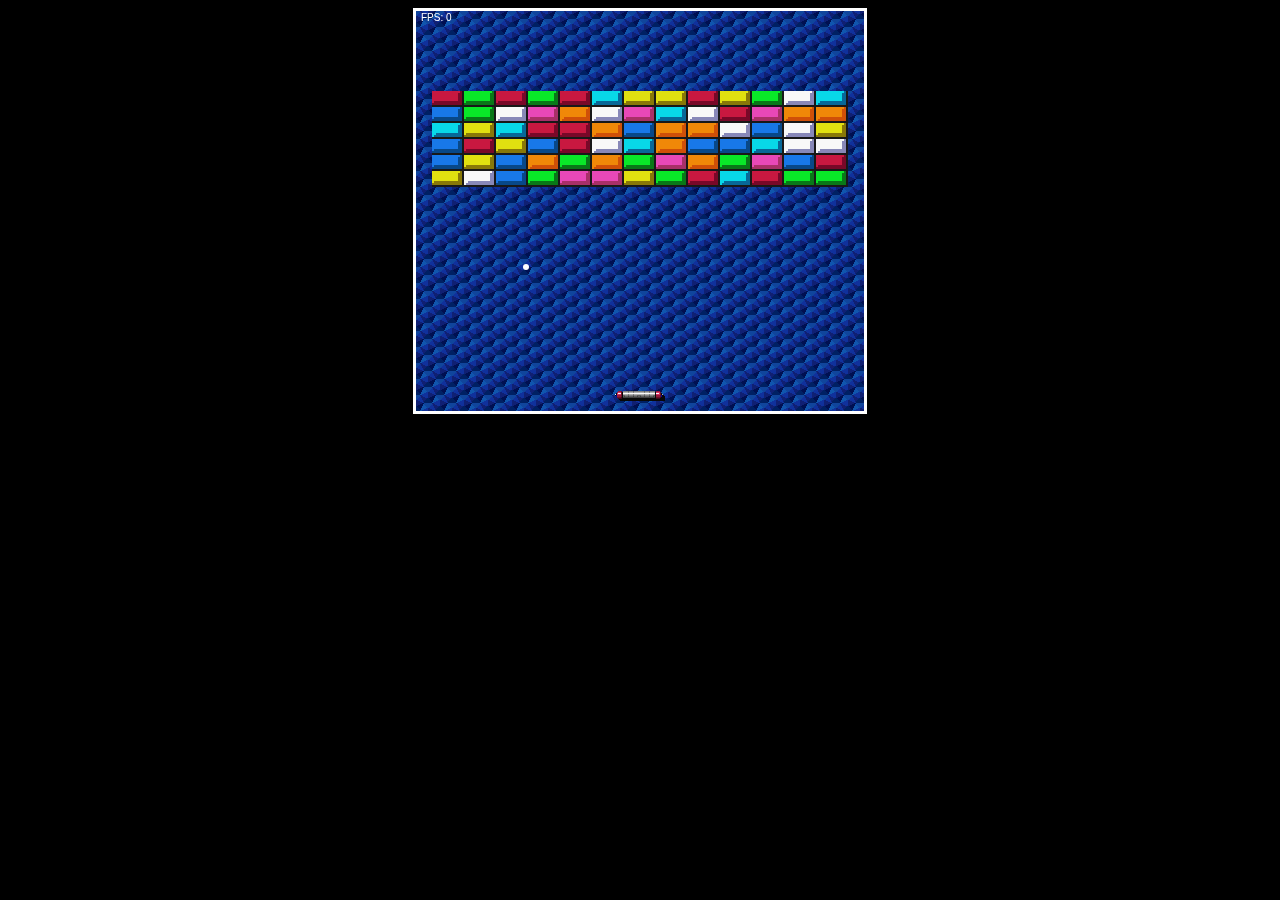
<file: ArkanoidGame/index.html>
<!DOCTYPE html>
<html lang="en">
<head>
    <meta charset="UTF-8">
    <meta name="viewport" content="width=device-width, initial-scale=1.0">
    <title>Arkanoid Game</title>
    
    <link rel="stylesheet" href="estilos.css">

</head>
<body>
    <canvas width="300" height="200"></canvas>

    <img hidden id="sprite" src="./src/images/sprite.png" alt="Sprite Arkanoid">
    <img hidden id="bricks" src="./src/images/bricks.png" alt="Sprite Bricks Arkanoid">
    
    <script src="script.js"></script>

</body>
</html>
</file>
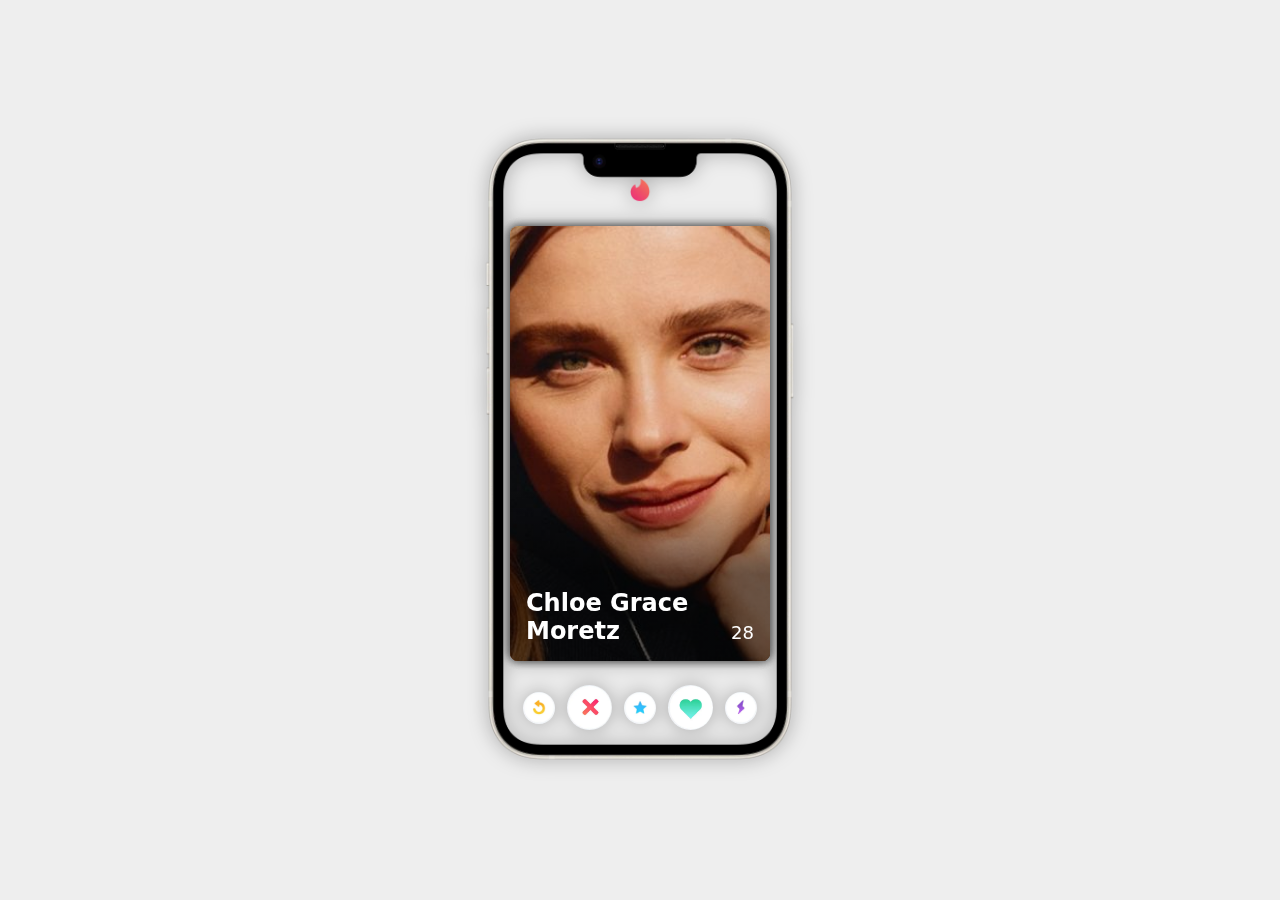
<file: EfectoTinder/index.html>
<!DOCTYPE html>
<html lang="en">
<head>
    <meta charset="UTF-8">
    <meta name="viewport" content="width=device-width, initial-scale=1.0">
    <title>Efecto Tinder</title>
    <style>
        /* Reset/normalización básica CSS */
        *, *::before, *::after {
            margin: 0;
            padding: 0;
            box-sizing: border-box;
        }

        body {
            font-family: system-ui, -apple-system, BlinkMacSystemFont, 
            'Segoe UI', Roboto, Oxygen, Ubuntu, Cantarell, 'Open Sans', 
            'Helvetica Neue', sans-serif;
            display: grid;
            place-content: center;
            min-height: 100vh;
            overflow: hidden;
            user-select: none;
            background-color: #eee;
        }

        main {
            background: url('./src/imagenes/iphone.webp') no-repeat;
            width: 320px;
            height: 640px;
            background-size: contain;
            display: flex;
            filter: drop-shadow(0 0 10px rgba(0, 0, 0, 0.3));
        }

        section {
            width: 100%;
            border-radius: 32px;
            display: flex;
            gap: 24px;
            flex-direction: column;
            overflow: hidden;
            position: relative;
            padding: 16px 6px;
            margin: 24px;
        }

        header {
            display: flex;
            justify-content: center;
            padding: 8px 0px 0px;

            & img {
                width: 24px;
                height: 24px;
            }
        }

        footer {
            display: grid;
            grid-template-columns: repeat(5, 1fr);
            gap: 12px;
            padding: 0px 24px;
            justify-content: center;
            align-items: center;

            & button {
                background: url('./src/imagenes/tinder-icons.webp') no-repeat;
                background-position: 0px 0px;
                background-size: 175px;
                height: 32px;
                width: 32px;
                border-radius: 50%;
                border: 0;
                cursor: pointer;
                transition: scale .3s ease;

                &:hover {
                    scale: 1.4;
                }

                &.is-big {
                    background-size: 252px;
                    width: 45px;
                    height: 45px;
                }

                &.is-undo {
                    background-position: -142px 0;
                }

                &.is-remove {
                    background-position: -153px 0;
                }

                &.is-fav {
                    background-position: -51px 0;
                }

                &.is-star {
                    background-position: -71px 0;
                }
            }
        }

        .cards {
            position: relative;
            width: 100%;
            height: 100%;
            margin: 0 auto;
        
            & > span {
                display: grid;
                place-content: center;
                color: #777;
                font-size: 14px;
                text-align: center;
                height: 100%;
                z-index: -1;
            }

            & article {
                border-radius: 8px;
                box-shadow: 0 0 10px rgba(0, 0, 0, 0.3);
                cursor: grab;
                overflow: hidden;
                position: absolute;
                inset: 0;
                width: 100%;
                height: 100%;
                z-index: 2;

                &.go-left {
                    transform: translateX(-150%) rotate(-30deg) !important;
                }

                &.go-right {
                    transform: translateX(150%) rotate(30deg) !important;
                }

                &.go-left,
                &.go-right {
                    transition: transform .3s ease, rotate .3s ease;
                }

                &.reset {
                    transition: transform .3s ease;
                    transform: translateX(0) !important;
                }

                & .choice {
                    border-radius: 8px;
                    color: black;
                    border: 4px solid;
                    z-index: 9999;
                    position: absolute;
                    top: 32px;
                    right: 16px;
                    opacity: 0;
                    padding: 4px 8px;
                    font-size: 24px;
                    font-weight: bold;
                    text-shadow: 0 0 10px rgba(0, 0, 0, 0.3);
                    width: fit-content;

                    &.nope {
                        border-color: #ff6e63;
                        color: #ff6e63;
                        transform: rotate(30deg);
                    }

                    &.like {
                        border-color: #63ff68;
                        color: #63ff68;
                        left: 16px;
                        transform: rotate(-30deg);
                    }
                }

                & img {
                    width: 100%;
                    height: 100%;
                    object-fit: cover;
                }

                & h2 {
                    color: white;
                    position: absolute;
                    inset: 0;
                    display: flex;
                    align-items: last baseline;
                    height: 100%;
                    width: 100%;
                    padding: 16px;
                    z-index: 3;
                    background: linear-gradient(to top,
                        #00000088 20%,
                        transparent 40%);
                }

                & span {
                    margin-left: 6px;
                    font-size: 18px;
                    font-weight: 400;
                }
            }
        }
    </style>

</head>
<body>
    <main>
        <section>
            <header>
                <img src="./src/imagenes/tinder-logo.webp" alt="Logo Tinder">
            </header>

            <div class="cards">
                <article>
                    <img src="./src/imagenes/melissa-1.jpg" alt="Melissa Robles, Hermosa Mujer">
                    <h2>Melissa Robles <span>36</span></h2>
                    <div class="choice nope">NOPE</div>
                    <div class="choice like">LIKE</div>
                </article>

                <article>
                    <img src="src/imagenes/melissa.jpg" alt="Chloe Moretz, Hermosa Mujer">
                    <h2>Melissa Robles <span>36</span></h2>
                    <div class="choice nope">NOPE</div>
                    <div class="choice like">LIKE</div>
                </article>

                <article>
                    <img src="./src/imagenes/chloe-grace.jpg" alt="Chloe Grace Moretz">
                    <h2>Chloe Grace Moretz <span>28</span></h2>
                    <div class="choice nope">NOPE</div>
                    <div class="choice like">LIKE</div>
                </article>
                
                <span>
                    No hay más personas cerca de ti...<br>
                    Vuele a intentarlo más tarde.
                </span>
            </div>

            <footer>
                <button class="is-undo" aria-label="undo"></button>
                <button class="is-remove is-big" aria-label="remove"></button>
                <button class="is-star" aria-label="star"></button>
                <button class="is-fav is-big" aria-label="fav"></button>
                <button class="is-zap" aria-label="zap"></button>
            </footer>
        </section>
    </main>

    <script>
        // JavaScript code will go here
        const DECISION_THRESHOLD = 75

        let isAnimating = false
        let pullDeltaX = 0

        function startDrag(event) {
            if (isAnimating)
                return

                // get the first article element
                const actualCard = event.target.closest('article')
                if (!actualCard)
                    return

                // get initial position of mouse or finger
                const startX = event.pageX ?? event.touches[0].pageX

                // listen the mouse and touch movements
                document.addEventListener('mousemove', onMove)
                document.addEventListener('mouseup', onEnd)

                document.addEventListener('touchmove', onMove, { passive: true })
                document.addEventListener('touchend', onEnd, { passive: true })

                function onMove(event) {
                    // current position of mouse or finger
                    const currentX = event.pageX ?? event.touches[0].pageX

                    // the distance between the initial and current position
                    pullDeltaX = currentX - startX

                    // there is no distance traveled in X axis
                    if (pullDeltaX === 0)
                        return

                    // change the flag to indicate we are animating
                    isAnimating = true

                    // calculate the rotation of the card using the distance
                    const deg = pullDeltaX / 14

                    // apply the transformation to the card
                    actualCard.style.transform = `translateX(${pullDeltaX}px) rotate(${deg}deg)`

                    // apply the transformation to the card
                    actualCard.style.cursor = 'grabbing'

                    // change opacity of the choice info
                    const opacity = Math.abs(pullDeltaX) / 100
                    const isRight = pullDeltaX > 0

                    const choiceEl = isRight
                        ? actualCard.querySelector('.choice.like')
                        : actualCard.querySelector('.choice.nope')

                    choiceEl.style.opacity = opacity
                }

                function onEnd(event) {
                    // remove the event listeners
                    document.removeEventListener('mousemove', onMove)
                    document.removeEventListener('mouseup', onEnd)
                    document.removeEventListener('touchmove', onMove)
                    document.removeEventListener('touchend', onEnd)

                    // saber si el usuario tomo una decisión
                    const decisionMade =  Math.abs(pullDeltaX) >= DECISION_THRESHOLD

                    if (decisionMade) {
                        const goRight = pullDeltaX >= 0

                        // add class according to the decision
                        actualCard.classList.add(goRight ? 'go-right' : 'go-left')
                        actualCard.addEventListener('transitionend', () => {
                            actualCard.remove()
                        })
                    } else {
                        actualCard.classList.add('reset')
                        actualCard.classList.remove('go-right', 'go-left')

                        actualCard.querySelectorAll('.choice').forEach(el => {
                            el.style.opacity = 0
                        })
                    }

                    // reset the variables
                    actualCard.addEventListener('transitionend', () => {
                        actualCard.removeAttribute('style')
                        actualCard.classList.remove('reset')
                    
                        pullDeltaX = 0
                        isAnimating = false
                    })

                    // reset the choice info opacity
                    actualCard.querySelectorAll('.choice').forEach(el =>
                        (el.style.opacity = 0))
                }
        }

        document.addEventListener('mousedown', startDrag)
        document.addEventListener('touchstart', startDrag, { passive: true })
    </script>
</body>
</html>
</file>
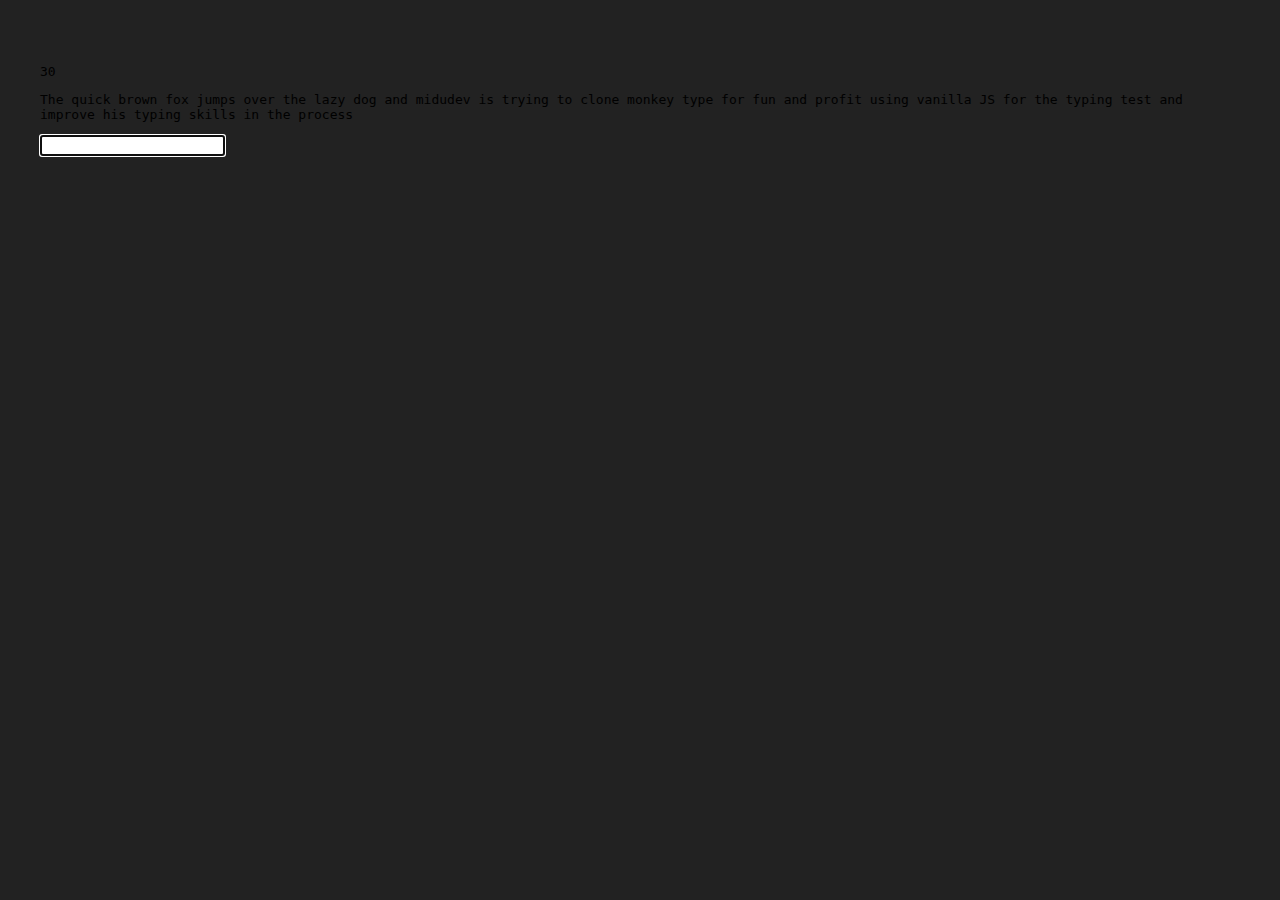
<file: Mecanografia/index.html>
<!DOCTYPE html>
<html lang="es">
<head>
    <meta charset="UTF-8">
    <meta name="viewport" content="width=device-width, initial-scale=1.0">
    <title>Reto de Mecanografía</title>

    <style>
        :root {
            color-scheme: light dark;
            --green: #00b755;
            --yellow: #daaf38;
            --red: #ca4754;
            --black: #222;
            --gray: #999;
        }

        body {
            background: var(--black);
            font-family: monospace;
            display: grid;
            padding: 32px;
            justify-content: center;
            margin-top: 32px;
        }
    </style>
</head>
<body>
    <main>
        <section>
            <time></time>
            <p></p>
            <input autofocus>
        </section>
    </main>

    <script>
        const $time = document.querySelector('time')
        const $p = document.querySelector('p')
        const $input = document.querySelector('input')

        const INITIAL_TIME = 30

        const TEXT = 'The quick brown fox jumps over the lazy dog and midudev' + 
        ' is trying to clone monkey type for fun and profit using vanilla JS for' +
        ' the typing test and improve his typing skills in the process'

        let words = []
        let currentTime = INITIAL_TIME

        initGame()

        function initGame() {
            words = TEXT.split(' ')
            currentTime = INITIAL_TIME

            $time.textContent = currentTime

            $p.innerHTML = words.map((word, index) => {
                const letters = word.split('')

                return `<x-word>
                    ${letters
                        .map(letter => `<x-letter>${letter}</x-letter>`)
                        .join('')
                    }
                </x-word>`
            }).join('')
        }

    </script>
</body>
</html>
</file>
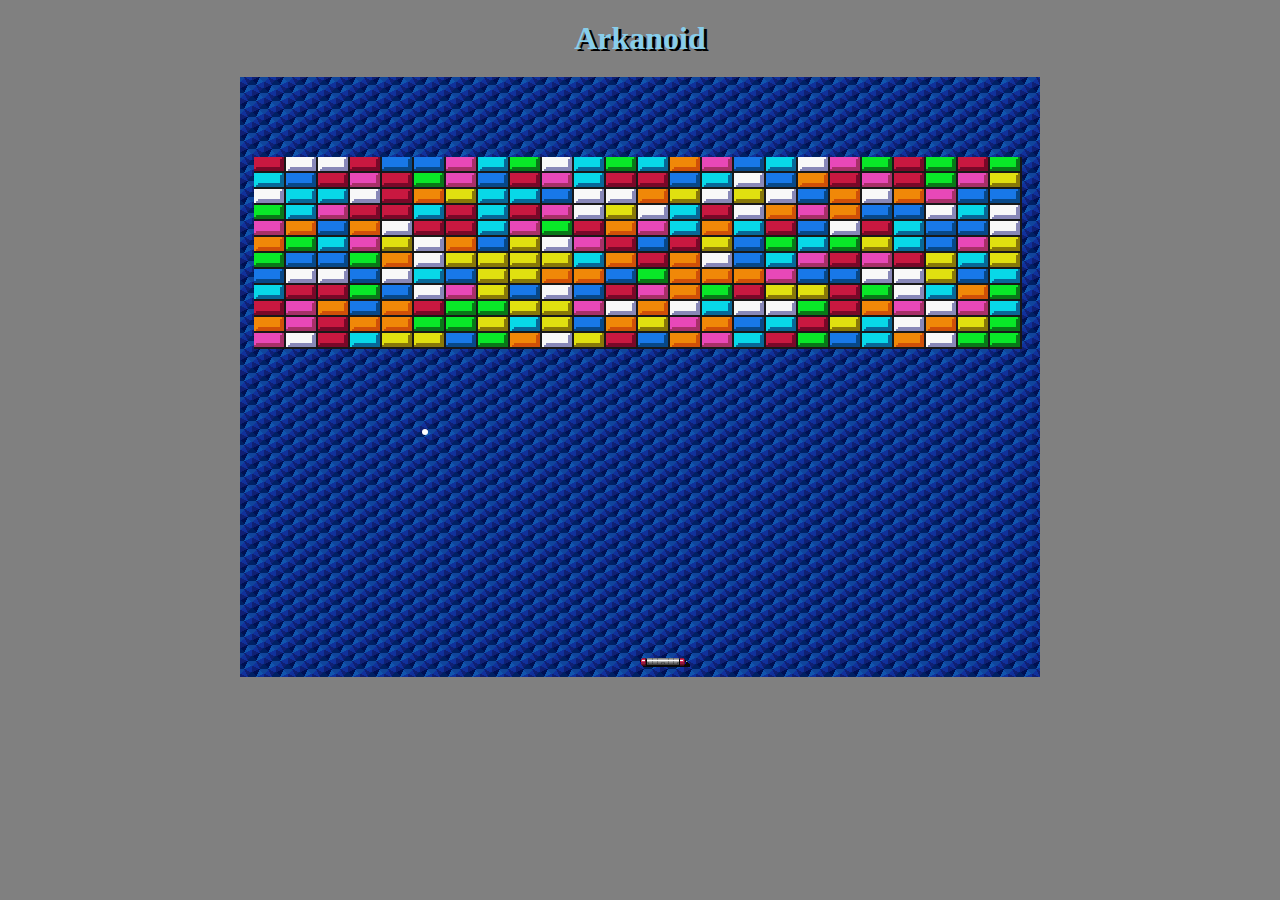
<file: ArkanoidGame/index2.html>
<!DOCTYPE html>
<html lang="en">
<head>
    <meta charset="UTF-8">
    <meta name="viewport" content="width=device-width, initial-scale=1.0">
    <title>Document</title>

    <style>
        body {
            background-color: gray;
        }
        
        canvas {
            display: block;
            margin: auto;
            background: url('./src/images/bkg.png') repeat;
        }

        h1 {
            color: skyblue;
            text-shadow: 3px 2px black;
            padding: 10px;
            margin: 10px auto;
            width: 50%;
            text-align: center;
        }
    </style>
</head>
<body>

    <h1>Arkanoid</h1>
    <canvas></canvas>

    <img id="sprite" hidden src="./src/images/sprite.png" alt="Sprite Arakanoid">
    <img id="bricks" hidden src="./src/images/bricks.png" alt="Sprite Bricks Arakanoid">

    <script>
        // VARIABLES DEL JUEGO

        // Constantes para seleccionar el canvas y su contexto
        const canvas = document.querySelector('canvas')
        const ctx =  canvas.getContext('2d')

        const $sprite = document.getElementById('sprite')
        const $bricks = document.getElementById('bricks')

        // Definimos el tamanio del canvas
        canvas.width = 800
        canvas.height = 600

        // Variable de fin de juego
        let gameOver = false

        // Variables de la pelota
        let x = canvas.width / 2
        let y = canvas.height - 30

        let dx = -5
        let dy = -5

        const ballRadius = 3

        // Variables de la paleta
        let paddleX = canvas.width/2
        let paddleY = canvas.height - 20

        const paddleWidth = 50
        const paddleHeight = 10

        let rightPressed = false
        let leftPressed = false

        // Sensibilidad de la paleta
        const PADDLE_SENSITIVITY = 8

        // Variables de los ladrillos
        const brickRowCount = 12
        const brickColumnCount = 24
        const brickWidth = 32
        const brickHeight = 16
        const brickPadding = 0
        const brickOffsetTop = 80
        const brickOffsetLeft = 14
        const bricks = []

        // Objeto para representar el estatus del ladrillo
        const BRICK_STATUS = {
            ACTIVE: 1,
            DESTROYED: 0
        }

        // Ciclos para crear una matriz con los ladrillos
        for (let c = 0; c < brickColumnCount; c ++) {
            bricks[c] = [] // array vacio
            for (let r = 0; r < brickRowCount; r++) {
                // Posicion del ladrillo en X
                const brickX = c * (brickWidth + brickPadding) + brickOffsetLeft
                // Posicion del ladrillo en Y
                const brickY = r * (brickHeight + brickPadding) + brickOffsetTop
                // Obtener el color del ladriloo de manera aleatorio
                const random = Math.floor(Math.random() * 8)

                // Objeto con los datos del ladrillo
                bricks[c][r] = {
                    x: brickX,
                    y: brickY,
                    status: BRICK_STATUS.ACTIVE,
                    color: random
                }
            }
        }
        

        // Dibujar la pelota
        function drawBall() {
            ctx.beginPath()
            ctx.arc(x, y, ballRadius, 0, Math.PI * 2)
            ctx.fillStyle = 'white'
            ctx.fill()
            ctx.closePath()
        }

        // Dibujar la paleta
        function drawPaddle() {
            ctx.drawImage(
                $sprite, // Imagen
                30, // Coordenada  x de inicio de recorte de imagen
                173, // Coordenada y de inicio de recorte de imagen
                paddleWidth, // Tamanio del recorte en x
                paddleHeight, // Tamanio del recorte en y
                paddleX, // Posicion x de la imagen en el canvas
                paddleY, // Posicion y de la imagen en el canvas
                paddleWidth, // Ancho del dibujo
                paddleHeight // Alto del dibujo
            )
        }

        // Dibujar los ladrillos
        function drawBricks() {
            // Acceder a la matriz con los ladrillos
            for (let c = 0; c < brickColumnCount; c++) {
                for (let r = 0; r < brickRowCount; r ++) {
                    // Obtener el ladrillo actual
                    const currentBrick = bricks[c][r]
                    if (currentBrick.status === BRICK_STATUS.DESTROYED)
                        continue
                
                    // Obtenemos el valor del ladrillo a dibujar (color)
                    const clipX = currentBrick.color * 32

                    // Dibujamos el ladrillo
                    ctx.drawImage(
                        $bricks,
                        clipX,
                        0,
                        32,
                        16,
                        currentBrick.x,
                        currentBrick.y,
                        brickWidth,
                        brickHeight
                    )
                }
            }
        }

        // Inicialiar eventos del juego
        function initEvents() {
            document.addEventListener('keydown', keyDownHandler)
            document.addEventListener('keyup', keyUpHandler)

            // Manejar el evento cuando se presione una tecla
            function keyDownHandler(event) {
                const { key } = event // Obtener la propiedad key
                if (key === 'Right' || key === 'ArrowRight') {
                    rightPressed = true
                } else if (key === "Left" || key === 'ArrowLeft') {
                    leftPressed = true
                }
            }
            
            // Manejar el evento cuando se libera una tecla
            function keyUpHandler(event) {
                const { key } = event
                if (key === 'Right' || key === 'ArrowRight') {
                    rightPressed = false
                } else if (key === 'Left' || key === 'ArrowLeft') {
                    leftPressed = false
                }
            }
            
        }

        // Movimiento de la pelota
        function ballMovements() {
            // Si la pelota toca un lateral
            if (
                x + dx > canvas.width - ballRadius ||
                x + dx < ballRadius
            ) {
                dx = -dx // Cambiamos el sentido de direccion
            }

            // Si la pelota toca la parte superior
            if (
                y + dy < ballRadius
            ) {
                dy = -dy
            }

            // Contacto entre la pelota y la paleta
            let isBallSameXAsPaddle = 
                x > paddleX &&
                x < paddleX + paddleWidth

            let isBallTouchingPaddle =
                y + dy > paddleY

            // Si la bola hace contacto con la paleta
            if (isBallSameXAsPaddle && isBallTouchingPaddle ) {
                dy = -dy
            } else if ( // Si la pelota toca la parte inferior
                y + dy > canvas.height - ballRadius
            ) {
                gameOver = true
                // alert('Game Over')
                window.location.reload()
            }

            // Movemos la pelota segun la direccion definida
            x += dx
            y += dy
        }

        // Movimiento de la paleta
        function paddleMovement() {
            if (rightPressed && paddleX < canvas.width - paddleWidth) {
                paddleX += PADDLE_SENSITIVITY
            } else if (leftPressed && paddleX > 0) {
                paddleX -= PADDLE_SENSITIVITY
            }
        }

        // Colisiones ladrillos con pelota
        function collisionDetection() {

            // Accedemos a la matriz de ladrillos
            for (let c = 0; c < brickColumnCount; c++) {
                for (let r = 0; r < brickRowCount; r++) {
                    // Obtenemos el ladrillo actual
                    const currentBrick = bricks[c][r]

                    // Si el ladrillo esta destruido seguir a la siguiente iteracion
                    if (currentBrick.status === BRICK_STATUS.DESTROYED)
                        continue

                    // Variables para definir si hay colision
                    let isBallSameXAsBrick = false
                    let isBallSameYAsBrick = false

                    // Verificamos la posicion de la pelota
                    // Si toca un ladrillo se cambia el valor
                    // de las variables
                    if (
                        x > currentBrick.x &&
                        x < currentBrick.x + brickWidth
                    )
                        isBallSameXAsBrick = true

                    if (
                        y > currentBrick.y &&
                        y < currentBrick.y + brickHeight
                    )
                        isBallSameYAsBrick = true

                    // Si hay colision cambiamos el estatus del ladrillo
                    // y la direccion de la pelota
                    if (isBallSameXAsBrick && isBallSameYAsBrick) {
                        dy = -dy
                        currentBrick.status = BRICK_STATUS.DESTROYED
                    }
                }
            }
        }

        // Limpiar el canvas
        function cleanCanvas() {
            ctx.clearRect(0, 0, canvas.width, canvas.height)
        }

        // Funcion para inicializar la funcionalidad del juego
        function draw() {

            // Limpiar canvas
            cleanCanvas()

            // Dibujar elementos del juego
            drawBall()
            drawPaddle()
            drawBricks()

            // Movimientos y colisiones
            ballMovements()
            paddleMovement()
            collisionDetection()
            
            // Redibujar cada cierto tiempo el juego
            requestAnimationFrame(draw)
        }

        // Inicialiar el programa
        draw()
        initEvents()
    </script>
    
</body>
</html>
</file>
<file: ArkanoidGame/estilos.css>
body {
    background-color: black;
    display: grid;
    place-content: center;
}

canvas {
    border: 4px solid #000;
    border-bottom: transparent;
    background: url('./src/images/bkg.png') repeat;
    margin: 0 auto;
    display: block;
    box-shadow: 0px 0px 20px 0px rgba(0, 0, 0, 0.4);
    border: solid white;
}
</file>
